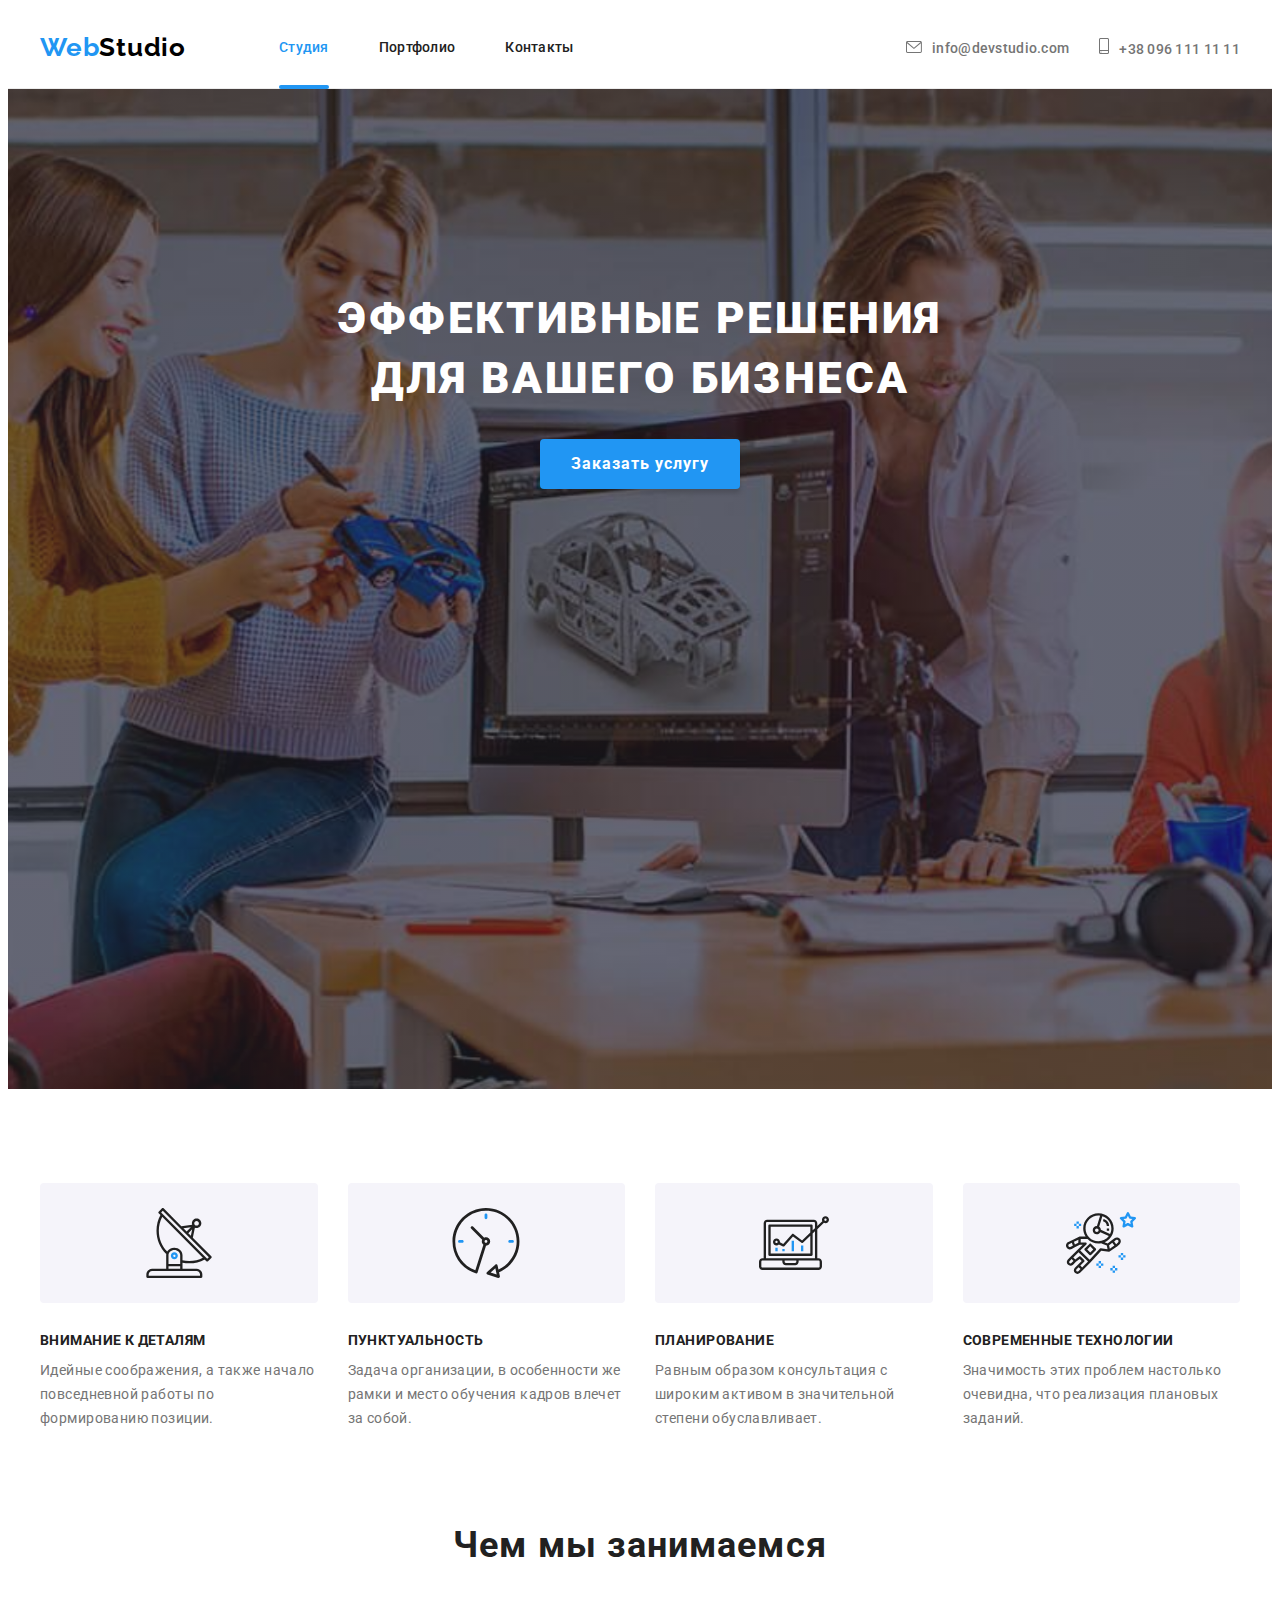
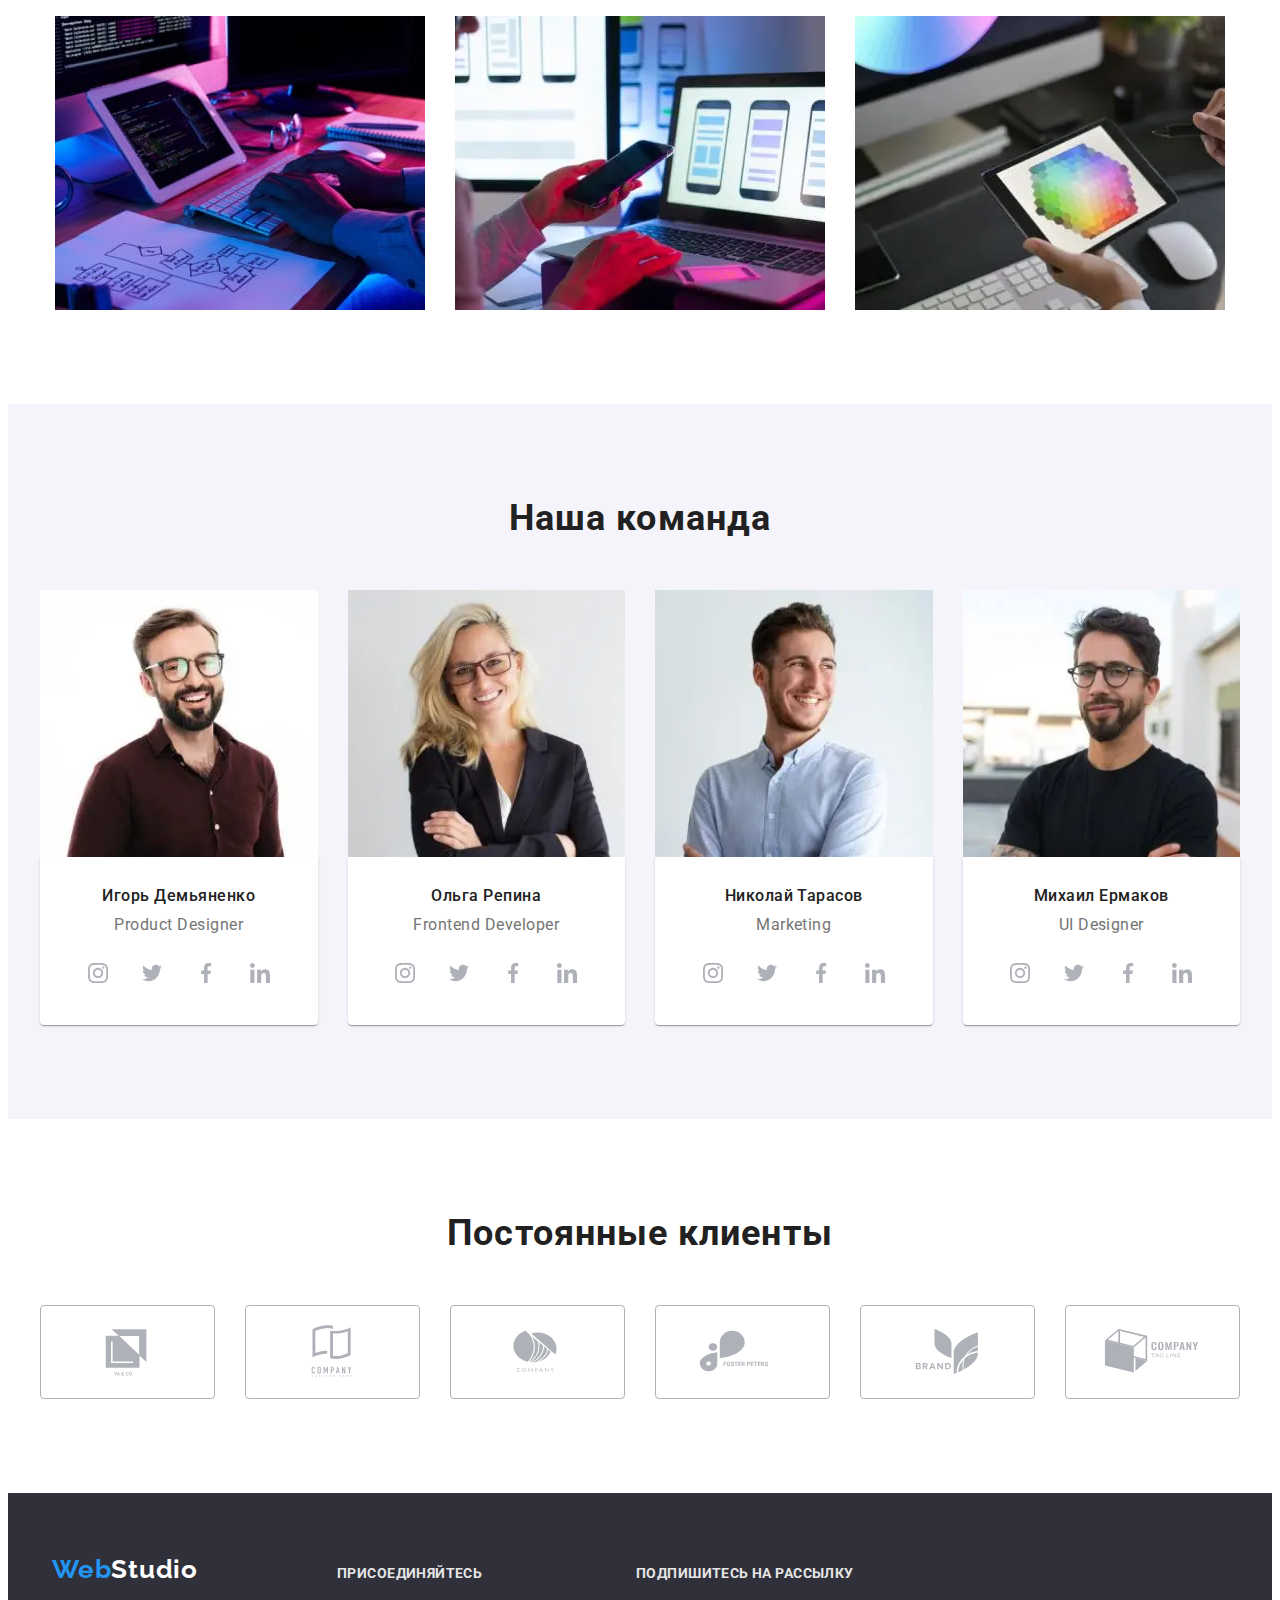
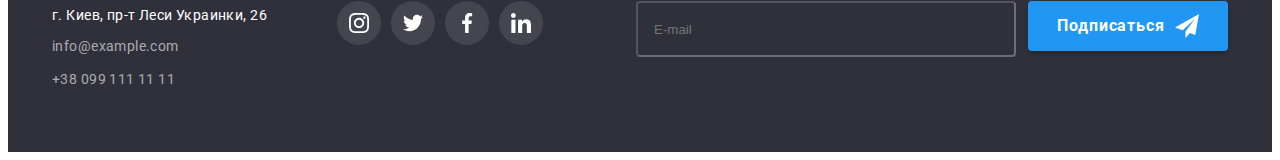
<file: index.html>
<!DOCTYPE html>
<html lang="ru">
<head>
    <meta charset="UTF-8">
    <meta http-equiv="X-UA-Compatible" content="IE=edge">
    <meta name="viewport" content="width=device-width, initial-scale=1.0">
    <title>Document</title>
    <link rel="stylesheet" href="https://cdnjs.cloudflare.com/ajax/libs/modern-normalize/1.1.0/modern-normalize.min.css" integrity="sha512-wpPYUAdjBVSE4KJnH1VR1HeZfpl1ub8YT/NKx4PuQ5NmX2tKuGu6U/JRp5y+Y8XG2tV+wKQpNHVUX03MfMFn9Q==" crossorigin="anonymous" referrerpolicy="no-referrer" />
    <link rel="preconnect" href="https://fonts.googleapis.com">
    <link rel="preconnect" href="https://fonts.gstatic.com" crossorigin>
    <link href="https://fonts.googleapis.com/css2?family=Raleway:wght@700&family=Roboto:wght@400;500;700;900&display=swap"
        rel="stylesheet">
    <link rel="stylesheet" href="./css/main.min.css" /> 
</head>
<body>
    <header class="header">
        <div class="container header__container">
            <nav class="header__navigation">
                <a class="link logo header__logo" href=""><span class="header__web">Web</span>Studio</a>
        
                <ul class="list header-list header__menu"> 
                    <li class="header__item"><a class="link header__link current" href="./index.html">Студия</a></li>
                    <li class="header__item"><a class="link header__link" href="./portfolio.html">Портфолио</a></li>
                    <li class="header__item"><a class="link header__link" href="">Контакты</a></li>
                </ul>    
            </nav>
            
            <div class="header__contacts">
            <ul class="list header-list">
                <li class="header-list__contacts">
                    <a class="link header__mail contacts" href="mailto:info@devstudio.com"> 
                        <svg class="header__icons" width="16" height="12">
                            <use href="images/icons.svg#icon-email"></use>
                        </svg>info@devstudio.com
                    </a>
                </li>
                <li>
                    <a class="link header__tel contacts" href="tel:+380961111111">   
                        <svg class="header__icons" width="10" height="16">
                            <use href="images/icons.svg#icon-number"></use>
                        </svg>+38 096 111 11 11
                    </a>
                </li> 
            </ul>
            </div>
            
            <button type="button" class="menu-open-btn" data-menu-open>
                <svg class="menu-open-btn__icon"width="40" height="40">
                    <use href="images/icons.svg#icon-menuburger"></use>
                </svg>
            </button>
        </div>
        <div class="mobile-menu is-hidden" data-menu>
            <div class="mobile-menu__container container">
                <div class="mobile-menu__container-menu">
                <button type="button" class="menu-close-btn" data-menu-close>
                    <svg class="menu-close-btn__icon" width="40" height="40">
                        <use href="images/icons.svg#icon-closex"></use>
                    </svg>
                </button>
                <ul class="mobile-menu__list list">
                    <li class="mobile-menu__item">
                        <a class="link mobile-menu__link mobile-menu__link--active" href="./index.html">Студия</a>
                    </li>
                    <li class="mobile-menu__item">
                        <a class="link mobile-menu__link" href="./portfolio.html">Портфолио</a>
                    </li>
                    <li class="mobile-menu__item">
                        <a class="link mobile-menu__link" href="">Контакты</a>
                    </li>
                </ul>
                </div>

                <div class="mobile-menu__container-contacts">
                <ul class="list mobile-menu__contacts">
                     <li>
                        <a class="link mobile-menu__tel" href="tel:+380961111111">+38 096 111 11 11
                        </a>
                    </li>
                    <li>
                        <a class="link mobile-menu__mail" href="mailto:info@devstudio.com">info@devstudio.com
                        </a>
                    </li>   
                </ul>
                </div>
                <div class="mobile-menu__container-socials">
                <ul class="mobile-menu__socials social-menu list">
                    <li class="social-menu__item">
                        <a class="social-menu__link link" href="#" target="_blank" rel="noopener noreferrer">Instagram</a>
                    </li>
                    <li class="social-menu__item">
                        <a class="social-menu__link link" href="#" target="_blank" rel="noopener noreferrer">Twitter</a>
                    </li>
                    <li class="social-menu__item">
                        <a class="social-menu__link link" href="#" target="_blank" rel="noopener noreferrer">Facebook</a>
                    </li>
                    <li class="social-menu__item">
                        <a class="social-menu__link link" href="#" target="_blank" rel="noopener noreferrer">LinkedIn</a>
                    </li>
                </ul>
                </div>
            </div>
            
        </div>
    </header> 
    
    <main>
        <section class="hero hero__overlay">
            <div class="container">    
                <h1 class="hero__title">ЭФФЕКТИВНЫЕ РЕШЕНИЯ<br>ДЛЯ ВАШЕГО БИЗНЕСА</h1>
                <button type="button" class="hero__btn" data-modal-open>Заказать услугу</button>
            </div>
        </section> 

        <section class="pre-about">
            <div class="container">
                <ul class="list pre-about__list"> 
                    <li class="pre-about__item">
                        <div class="pre-about__thumbs">
                            <svg width="70" height="70">
                                <use href="images/icons.svg#icon-antenna"></use>
                            </svg>
                        </div>                            
                        <h3 class="pre-about__title">Внимание к деталям</h2>
                        <p class="pre-about__text">Идейные соображения, а также начало повседневной работы по формированию позиции.</p>                   
                    </li>
                    <li class="pre-about__item">
                        <div class="pre-about__thumbs">
                            <svg width="70" height="70">
                                <use href="images/icons.svg#icon-clock"></use>
                            </svg>                           
                        </div>
                        <h3 class="pre-about__title">Пунктуальность</h2>
                        <p class="pre-about__text">Задача организации, в особенности же рамки и место обучения кадров влечет за собой.</p>
                    </li>  
                    <li class="pre-about__item">
                        <div class="pre-about__thumbs">
                            <svg width="70" height="70">
                                <use href="images/icons.svg#icon-diagram"></use>
                            </svg>                            
                        </div>
                        <h3 class="pre-about__title">Планирование</h2>
                        <p class="pre-about__text">Равным образом консультация с широким активом в значительной степени обуславливает.</p>   
                    </li>
                    <li class="pre-about__item">
                        <div class="pre-about__thumbs">
                            <svg width="70" height="70">
                                <use href="images/icons.svg#icon-astronaut"></use>
                            </svg>                            
                        </div>
                        <h3 class="pre-about__title">Современные технологии</h2>
                        <p class="pre-about__text">Значимость этих проблем настолько очевидна, что реализация плановых заданий.</p>
                    </li>
                </ul>
            </div>
        </section> 
        
        <section class="about">
            <div class="container">
                <h2 class="title">Чем мы занимаемся</h2>
                <ul class="list about-list">
                    <li class="about-list__item">
                        <picute>
                            <source srcset="./images/work/work-1.webp 1x, ./images/work/work-1@2x.webp 2x" 
                            media="(min-width: 1200px)"
                            type="image/webp" />
                            <source srcset="./images/work/work-1.jpg 1x, ./images/work/work-1@2x.jpg 2x" 
                            media="(min-width: 1200px)" 
                            type="image/jpeg" />
                            <img src="./images/img1.jpg" alt="разработчик пишет код" width="370" height="294" />
                        </picture>
                    </li>
                    <li class="about-list__item">
                        <picture>
                            <source srcset="./images/work/work-2.webp 1x, ./images/work/work-2@2x.webp 2x" 
                            media="(min-width: 1200px)"
                            type="image/webp" />
                            <source srcset="../images/work/work-2.jpg 1x, ../images/work/work-2@2x.jpg 2x" 
                            media="(min-width: 1200px)" 
                            type="image/jpeg" />
                            <img src="./images/img2.jpg" alt="дизайн мобильных приложений" width="370" height="294" />
                        </picture> 
                    </li>
                    <li class="about-list__item">
                        <picture>
                            <source srcset="./images/work/work-3.webp 1x, ./images/work/work-3@2x.webp 2x" 
                            media="(min-width: 1200px)"
                            type="image/webp" />
                            <source srcset="./images/work/work-3.jpg 1x, ./images/work/work-3@2x.jpg 2x" 
                            media="(min-width: 1200px)" 
                            type="image/jpeg" />
                            <img src="./images/img3.jpg" alt="цветовой круг на экране планшета" width="370" height="294" />
                        </picture>
                    </li>
                </ul>
            </div>
        </section> 
        
        <section class="team">
            <div class="container">
                <h2 class="title">Наша команда</h2>
                <ul class="list team-list">
                    
                    <li class="team-list__item">
                        <picture>
                            <source 
                            srcset="./images/team/team-1-desktop.webp 1x, ./images/team/team-1-desktop@2x.webp 2x"
                            media="(min-width: 1200px)" 
                            type="image/webp" 
                            />
                            <source 
                            srcset="./images/team/team-1-desktop.jpg 1x, ./images/team/team-1-desktop@2x.jpg 2x"
                            media="(min-width: 1200px)" 
                            type="image/jpeg" />
                            <source 
                            srcset="./images/team/team-1-tablet.webp 1x, ./images/team/team-1-tablet@2x.webp 2x" 
                            media="(min-width: 768px)" 
                            type="image/webp" 
                            />
                            <source srcset="./images/team/team-1-tablet.jpg 1x, ./images/team/team-1-tablet@2x.jpg 2x"
                            media="(min-width: 768px)" 
                            type="image/jpeg" />
                            <source 
                            srcset="./images/team/team-1-mobile.webp 1x, ./images/team/team-1-mobile@2x.webp 2x" 
                            media="(max-width: 767px)" 
                            type="image/webp" 
                            />
                            <source 
                            srcset="./images/team/team-1-mobile.jpg 1x, ./images/team/team-1-mobile@2x.jpg 2x"
                            media="(max-width: 767px)" 
                            type="image/jpeg" />
                            <img src="#" alt="Игорь Демьяненко"> 
                        </picture>

                        
                        <div class="team__content">
                            <h3 class="team__names">Игорь Демьяненко</h3>                       
                            <p class="team__job">Product Designer</p>
                            <ul class="team-social__links team-social list">
                                <li class="team-social__item">
                                    <a href="" class="team-social-link__item">
                                        <svg class="social-link__icon" width="20" height="20">
                                            <use href="images/icons.svg#icon-instagram"></use>
                                        </svg>
                                    </a>
                                </li>
                                <li class="team-social__item">
                                   <a href="" class="team-social-link__item">
                                        <svg class="social-link__icon" width="20" height="20">
                                            <use href="images/icons.svg#icon-twitter"></use>
                                        </svg>
                                   </a>
                                </li>
                                <li class="team-social__item">
                                    <a href="" class="team-social-link__item">
                                        <svg class="social-link__icon" width="20" height="20">
                                            <use href="images/icons.svg#icon-facebook"></use>
                                        </svg>
                                    </a>
                                </li>
                                <li class="team-social__item">
                                    <a href="" class="team-social-link__item">
                                        <svg class="social-link__icon" width="20" height="20">
                                            <use href="images/icons.svg#icon-linkedin"></use>
                                        </svg>
                                    </a>
                                </li>
                            </ul>
                        </div>
                    </li>

                    <li class="team-list__item">
                        <picture>
                            <source 
                            srcset="./images/team/team-2-desktop.webp 1x, ./images/team/team-2-desktop@2x.webp 2x" 
                            media="(min-width: 1200px)" 
                            type="image/webp" 
                            />
                            <source 
                            srcset="./images/team/team-2-desktop.jpg 1x, ./images/team/team-2-desktop@2x.jpg 2x" 
                            media="(min-width: 1200px)" 
                            type="image/jpeg"
                            />
                            <source 
                            srcset="./images/team/team-2-tablet.webp 1x, ./images/team/team-2-tablet@2x.webp 2x" 
                            media="(min-width: 768px)" 
                            type="image/webp" 
                            />
                            <source 
                            srcset="./images/team/team-2-tablet.jpg 1x, ./images/team/team-2-tablet@2x.jpg 2x"
                            media="(min-width: 768px)" 
                            type="image/jpeg" />
                            <source 
                            srcset="./images/team/team-2-mobile.webp 1x, ./images/team/team-2-mobile@2x.webp 2x" 
                            media="(max-width: 767px)" type="image/webp" 
                            />
                            <source 
                            srcset="./images/team/team-2-mobile.jpg 1x, ./images/team/team-2-mobile@2x.jpg 2x"
                            media="(max-width: 767px)" />
                            <img src="#" alt="Ольга Репина" />
                        </picture>
                        <div class="team__content">
                            <h3 class="team__names">Ольга Репина</h3>
                            <p class="team__job">Frontend Developer</p>
                            <ul class="team-social__links team-social list">
                                <li class="team-social__item">
                                    <a href="" class="team-social-link__item">
                                        <svg class="social-link__icon" width="20" height="20">
                                            <use href="images/icons.svg#icon-instagram"></use>
                                        </svg>
                                    </a>
                                </li>
                                <li class="team-social__item">
                                    <a href="" class="team-social-link__item">
                                        <svg class="social-link__icon" width="20" height="20">
                                            <use href="images/icons.svg#icon-twitter"></use>
                                        </svg>
                                    </a>
                                </li>
                                <li class="team-social__item">
                                    <a href="" class="team-social-link__item">
                                        <svg class="social-link__icon" width="20" height="20">
                                            <use href="images/icons.svg#icon-facebook"></use>
                                        </svg>
                                    </a>
                                </li>
                                <li class="team-social__item">
                                    <a href="" class="team-social-link__item">
                                        <svg class="social-link__icon" width="20" height="20">
                                            <use href="images/icons.svg#icon-linkedin"></use>
                                        </svg>
                                    </a>
                                </li>
                            </ul>
                        </div>    
                    </li>
                    
                    <li class="team-list__item">
                        <picture>
                            <source 
                            srcset="./images/team/team-3-desktop.webp 1x, ./images/team/team-3-desktop@2x.webp 2x" 
                            media="(min-width: 1200px)" 
                            type="image/webp" 
                            />
                            <source 
                            srcset="./images/team/team-3-desktop.jpg 1x, ./images/team/team-3-desktop@2x.jpg 2x" 
                            media="(min-width: 1200px)" 
                            type="image/jpeg" />
                            <source 
                            srcset="./images/team/team-3-tablet.webp 1x, ./images/team/team-3-tablet@2x.webp 2x" 
                            media="(min-width: 768px)" 
                            type="image/webp" 
                            />
                            <source 
                            srcset="./images/team/team-3-tablet.jpg 1x, ./images/team/team-3-tablet@2x.jpg 2x"
                            media="(min-width: 768px)" 
                            type="image/jpeg" />
                            <source 
                            srcset="./images/team/team-3-mobile.webp 1x, ./images/team/team-3-mobile@2x.webp 2x" 
                            media="(max-width: 767px)" 
                            type="image/webp" 
                            />
                            <source 
                            srcset="./images/team/team-3-mobile.jpg 1x, ./images/team/team-3-mobile@2x.jpg 2x"
                            media="(max-width: 767px)" 
                            type="image/jpeg" />
                            <img src="./images/nikolay.jpg" alt="Николай Тарасов" />
                        </picture>
                        <div class="team__content">
                            <h3 class="team__names">Николай Тарасов</h3>
                            <p class="team__job">Marketing</p>
                            <ul class="team-social__links team-social list">
                                <li class="team-social__item">
                                    <a href="" class="team-social-link__item">
                                        <svg class="social-link__icon" width="20" height="20">
                                            <use href="images/icons.svg#icon-instagram"></use>
                                        </svg>
                                    </a>
                                </li>
                                <li class="team-social__item">
                                    <a href="" class="team-social-link__item">
                                        <svg class="social-link__icon" width="20" height="20">
                                            <use href="images/icons.svg#icon-twitter"></use>
                                        </svg>
                                    </a>
                                </li>
                                <li class="team-social__item">
                                    <a href="" class="team-social-link__item">
                                        <svg class="social-link__icon" width="20" height="20">
                                            <use href="images/icons.svg#icon-facebook"></use>
                                        </svg>
                                    </a>
                                </li>
                                <li class="team-social__item">
                                    <a href="" class="team-social-link__item">
                                        <svg class="social-link__icon" width="20" height="20">
                                            <use href="images/icons.svg#icon-linkedin"></use>
                                        </svg>
                                    </a>
                                </li>
                            </ul>
                        </div>
                    </li>
                    
                    <li class="team-list__item">
                        <picture>
                            <source 
                            srcset="./images/team/team-4-desktop.webp 1x, ./images/team/team-4-desktop@2x.webp 2x" 
                            media="(min-width: 1200px)" 
                            type="image/webp" 
                            />
                            <source 
                            srcset="./images/team/team-4-desktop.jpg 1x, ./images/team/team-4-desktop@2x.jpg 2x" 
                            media="(min-width: 1200px)" 
                            type="image/jpeg" />
                            <source 
                            srcset="./images/team/team-4-tablet.webp 1x, ./images/team/team-4-tablet@2x.webp 2x" 
                            media="(min-width: 768px)" 
                            type="image/webp" 
                            />                                
                            <source 
                            srcset="./images/team/team-4-tablet.jpg 1x, ./images/team/team-4-tablet@2x.jpg 2x"
                            media="(min-width: 768px)" 
                            type="image/jpeg" />
                            <source 
                            srcset="./images/team/team-4-mobile.webp 1x, ./images/team/team-4-mobile@2x.webp 2x" 
                            media="(max-width: 767px)" 
                            type="image/webp" 
                            />
                            <source 
                            srcset="./images/team/team-4-mobile.jpg 1x, ./images/team/team-4-mobile@2x.jpg 2x"
                            media="(max-width: 767px)" />
                            <img src="./images/mihail.jpg" alt="Михаил Ермаков" 
                            type="image/jpeg" />
                            </picture>
                        <div class="team__content">
                        <h3 class="team__names">Михаил Ермаков</h3>
                        <p class="team__job">UI Designer</p>
                        <ul class="team-social__links team-social list">
                            <li class="team-social__item">
                                <a href="" class="team-social-link__item">
                                    <svg class="social-link__icon" width="20" height="20">
                                        <use href="images/icons.svg#icon-instagram"></use>
                                    </svg>
                                </a>
                            </li>
                            <li class="team-social__item">
                                <a href="" class="team-social-link__item">
                                    <svg class="social-link__icon" width="20" height="20">
                                        <use href="images/icons.svg#icon-twitter"></use>
                                    </svg>
                                </a>
                            </li>
                            <li class="team-social__item">
                                <a href="" class="team-social-link__item">
                                    <svg class="social-link__icon" width="20" height="20">
                                        <use href="images/icons.svg#icon-facebook"></use>
                                    </svg>
                                </a>
                            </li>
                            <li class="team-social__item">
                                <a href="" class="team-social-link__item">
                                    <svg class="social-link__icon" width="20" height="20">
                                        <use href="images/icons.svg#icon-linkedin"></use>
                                    </svg>
                                </a>
                            </li>
                        </ul>
                        </div>
                    </li>
                </ul>
            </div>
        </section>

        <section class="clients">
            <div class="container">
                <h2 class="title">Постоянные клиенты</h2>
                <ul class="list clients-list">
                    <li class="clients-list__item">
                        <a href="" class="client-list__link">
                            <svg class="client-list__icon" width="106" height="60">
                                <use href="images/icons.svg#icon-logo1"></use>
                            </svg>
                        </a>
                    </li>  
                    <li class="clients-list__item">
                        <a href="" class="client-list__link">
                            <svg class="client-list__icon" width="106" height="60">
                                <use href="images/icons.svg#icon-logo2"></use>
                            </svg>
                        </a> 
                    </li>
                    <li class="clients-list__item">
                        <a href="" class="client-list__link">
                            <svg class="client-list__icon" width="106" height="60">
                                <use href="images/icons.svg#icon-logo3"></use>
                            </svg>
                        </a>
                    </li>
                    <li class="clients-list__item">
                        <a href="" class="client-list__link">
                            <svg class="client-list__icon" width="106" height="60">
                                <use href="images/icons.svg#icon-logo4"></use>
                            </svg>
                        </a>
                    </li> 
                    <li class="clients-list__item">
                        <a href="" class="client-list__link">
                            <svg class="client-list__icon" width="106" height="60">
                                <use href="images/icons.svg#icon-logo5"></use>
                            </svg>
                        </a>
                    </li>
                    <li class="clients-list__item">
                        <a href="" class="client-list__link">
                            <svg class="client-list__icon" width="106" height="60">
                                <use href="images/icons.svg#icon-logo6"></use>
                            </svg>
                        </a>
                    </li>
                </ul>
            </div>
        </section> 

    </main>

    <footer class="footer">
        <div class="container footer__container">
            <div class="footer__contacts">
                <a class="link footer__logo" href=""><span class="footer__web">Web</span>Studio</a>

                <address class="footer__address">г. Киев, пр-т Леси Украинки, 26</address>
                    
                <address>
                    <a class="link footer__mail" href="mailto:info@example.com">info@example.com</a><br>
                    <a class="link footer__tel" href="tel:+380991111111">+38 099 111 11 11</a>
                </address>

            </div>

            <div class="footer__socials">
                <h3 class="footer__links-title">ПРИСОЕДИНЯЙТЕСЬ</h3>
                <ul class="footer-social footer-social__links list">
                    <li class="footer-social__item">
                        <a href="" class="footer-social__link">
                            <svg class="footer-social__icon" width="20" height="20">
                                <use href="images/icons.svg#icon-instagram"></use>
                            </svg>
                        </a>
                    </li>
                    <li class="footer-social__item">
                        <a href="" class="footer-social__link">
                            <svg class="footer-social__icon" width="20" height="20">
                                <use href="images/icons.svg#icon-twitter"></use>
                            </svg>
                        </a>
                    </li>
                    <li class="footer-social__item">
                        <a href="" class="footer-social__link">
                            <svg class="footer-social__icon" width="20" height="20">
                                <use href="images/icons.svg#icon-facebook"></use>
                            </svg>
                        </a>
                    </li>
                        <li class="footer-social__item">
                        <a href="" class="footer-social__link">
                            <svg class="footer-social__icon" width="20" height="20">
                                <use href="images/icons.svg#icon-linkedin"></use>
                            </svg>
                        </a>
                    </li>                    
                </ul>
    
            </div>

            <div class="footer__subscribe">
                <h3 class="footer__links-title">ПОДПИШИТЕСЬ НА РАССЫЛКУ</h3>
                <form name="signup-form" autocomplete="on" novalidate class="signup-form">
                    <label>
                        <input type="email" name="email" placeholder="E-mail" class="email__input" />
                    </label>
    
                    <div class="subscribe__btn">
                        <button type="submit" class="submit__btn">Подписаться
                            <svg class="footer-social__icon icon__send" width="24" height="24">
                            <use href="images/icons.svg#icon-icon-send"></use>
                        </svg></button>
                    </div>
                </form>    
            </div> 

        </div>

    </footer> 

    <div class="backdrop is-hidden" data-modal>
        <div class="modal">
            <button type="button" class="modal__close" data-modal-close>
                <svg class="modal__close-icon" width="30" height="30">
                    <use href="images/icons.svg#icon-close-black-modal"></use>
                </svg> 
            </button> 
            
            <p class="modal__title">Оставьте свои данные, мы вам перезвоним</p>
            
            <form action="#" class="modal__form modal-input">
                <div class="modal-input__container">
                    <label class="modal-input__text">
                    Имя
                    <span class="modal-input__wrap"> 
                    <input type="text" name="username" class="modal-input__form-input" />
                        <svg class="modal-input__icon" width="18" height="18">
                            <use href="images/icons.svg#icon-person-black"></use>
                        </svg>
                    </span>
                </label> 
                </div>

                <div class="modal-input__container">     
                    <label class="modal-input__text">
                    Телефон
                    <span class="modal-input__wrap">
                    <input type="tel" name="tel" class="modal-input__form-input" />
                        <svg class="modal-input__icon" width="18" height="18">
                            <use href="images/icons.svg#icon-phone-black"></use>
                        </svg>
                    </span>
                    </label>
                </div>

                <div class="modal-input__container">
                    <label class="modal-input__text">
                    Почта
                    <span class="modal-input__wrap">
                    <input type="email" name="email" class="modal-input__form-input" />
                        <svg class="modal-input__icon" width="18" height="18">
                            <use href="images/icons.svg#icon-email-black"></use>
                        </svg>
                    </span>
                    </label>
                </div>

                <div class="modal-input__textarea-container">
                    <label class="modal-input__text">
                    Комментарий
                    <textarea name="feedback" placeholder="Введите текст" class="modal-input__textarea"></textarea>
                    </label>  
                </div>

                <div class="modal__confirmation-container policy">
                    <input 
                    type="checkbox" 
                    class="policy__checkbox" name="conditions" id="conditions">
                    <label for="conditions" class="policy__agreement">
                        <span>
                            <svg class="policy__icon" width="15" height="16">
                                <use href="images/icons.svg#icon-vectorgalochka"></use>
                            </svg>
                        </span>
                    Соглашаюсь с рассылкой и принимаю<a class="policy__agreement-link" href="">Условия договора</a></label>
                </div>
 
                <div class="modal__btn">
                    <button type="submit" class="modal__submit-btn">Отправить</button>
                </div>
                
            </form>
        </div>
        <script src="./js/modal.js"></script>
        <script src="./js/mobile-menu.js"></script>
        

    </div>


</body>
</html>
</file>
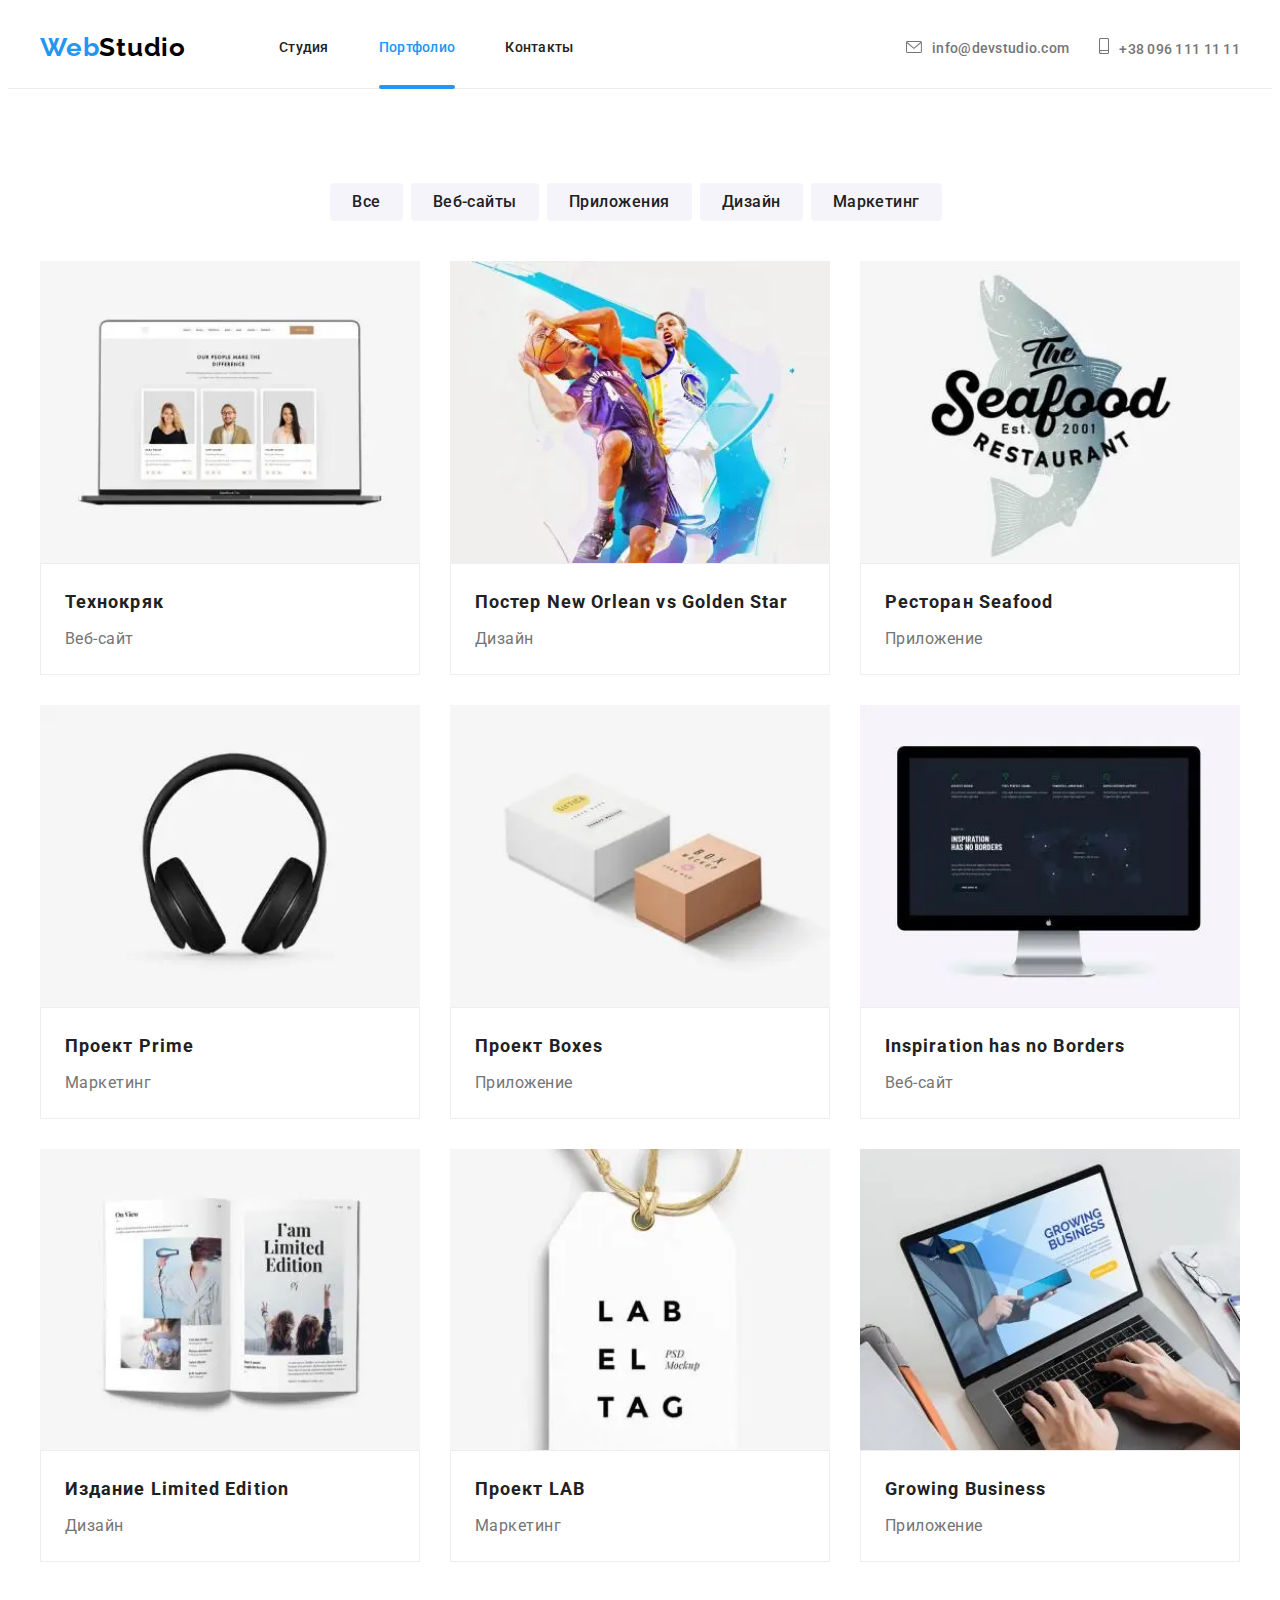
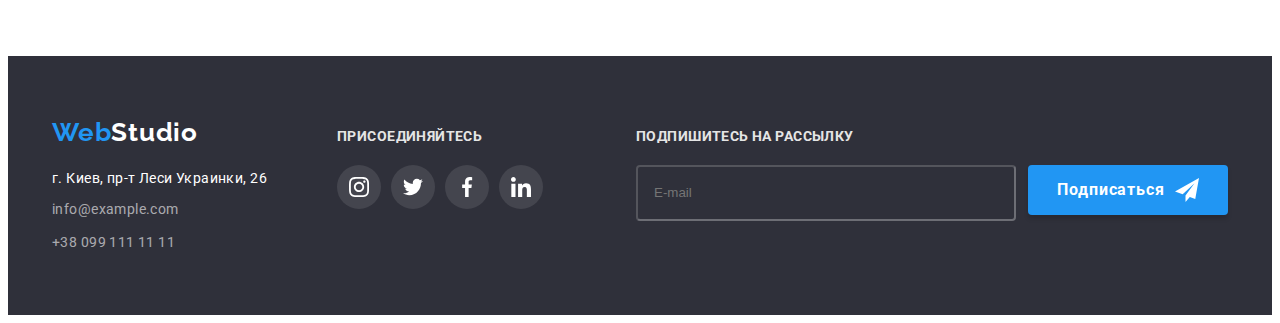
<file: portfolio.html>
<!DOCTYPE html>
<html lang="ru">
  <head>
    <meta charset="UTF-8" />
    <meta http-equiv="X-UA-Compatible" content="IE=edge" />
    <meta name="viewport" content="width=device-width, initial-scale=1.0" />
    <title>Document</title>
    <link
      rel="stylesheet"
      href="https://cdnjs.cloudflare.com/ajax/libs/modern-normalize/1.1.0/modern-normalize.min.css"
      integrity="sha512-wpPYUAdjBVSE4KJnH1VR1HeZfpl1ub8YT/NKx4PuQ5NmX2tKuGu6U/JRp5y+Y8XG2tV+wKQpNHVUX03MfMFn9Q=="
      crossorigin="anonymous"
      referrerpolicy="no-referrer"
    />
    <link rel="preconnect" href="https://fonts.googleapis.com" />
    <link rel="preconnect" href="https://fonts.gstatic.com" crossorigin />
    <link
      href="https://fonts.googleapis.com/css2?family=Raleway:wght@700&family=Roboto:wght@400;500;700;900&display=swap"
      rel="stylesheet"
    />
    <link rel="stylesheet" href="./css/main.min.css" />
  </head>

  <body>
    <header class="header">
      <div class="container header__container">
        <nav class="header__navigation">
          <a class="link logo header__logo" href=""><span class="header__web">Web</span>Studio</a>
    
          <ul class="list header-list header__menu">
            <li class="header__item"><a class="link header__link" href="./index.html">Студия</a></li>
            <li class="header__item"><a class="link header__link current" href="./portfolio.html">Портфолио</a></li>
            <li class="header__item"><a class="link header__link" href="">Контакты</a></li>
          </ul>
        </nav>
    
        <div class="header__contacts">
          <ul class="list header-list">
            <li class="header-list__contacts">
              <a class="link header__mail contacts" href="mailto:info@devstudio.com">
                <svg class="header__icons" width="16" height="12">
                  <use href="images/icons.svg#icon-email"></use>
                </svg>info@devstudio.com
              </a>
            </li>
            <li>
              <a class="link header__tel contacts" href="tel:+380961111111">
                <svg class="header__icons" width="10" height="16">
                  <use href="images/icons.svg#icon-number"></use>
                </svg>+38 096 111 11 11
              </a>
            </li>
          </ul>
        </div>
    
        <button type="button" class="menu-open-btn" data-menu-open>
          <svg class="menu-open-btn__icon" width="40" height="40">
            <use href="images/icons.svg#icon-menuburger"></use>
          </svg>
        </button>
      </div>
      <div class="mobile-menu is-hidden" data-menu>
        <div class="mobile-menu__container container">
          <div class="mobile-menu__container-menu">
            <button type="button" class="menu-close-btn" data-menu-close>
              <svg class="menu-close-btn__icon" width="40" height="40">
                <use href="images/icons.svg#icon-closex"></use>
              </svg>
            </button>
            <ul class="mobile-menu__list list">
              <li class="mobile-menu__item">
                <a class="link mobile-menu__link mobile-menu__current" href="./index.html">Студия</a>
              </li>
              <li class="mobile-menu__item">
                <a class="link mobile-menu__link mobile-menu__link--active" href="./portfolio.html">Портфолио</a>
              </li>
              <li class="mobile-menu__item">
                <a class="link mobile-menu__link" href="">Контакты</a>
              </li>
            </ul>
          </div>
    
          <div class="mobile-menu__container-contacts">
            <ul class="list mobile-menu__contacts">
              <li>
                <a class="link mobile-menu__tel" href="tel:+380961111111">+38 096 111 11 11
                </a>
              </li>
              <li>
                <a class="link mobile-menu__mail" href="mailto:info@devstudio.com">info@devstudio.com
                </a>
              </li>
            </ul>
          </div>
          <div class="mobile-menu__container-socials">
            <ul class="mobile-menu__socials social-menu list">
              <li class="social-menu__item">
                <a class="social-menu__link link" href="#" target="_blank" rel="noopener noreferrer">Instagram</a>
              </li>
              <li class="social-menu__item">
                <a class="social-menu__link link" href="#" target="_blank" rel="noopener noreferrer">Twitter</a>
              </li>
              <li class="social-menu__item">
                <a class="social-menu__link link" href="#" target="_blank" rel="noopener noreferrer">Facebook</a>
              </li>
              <li class="social-menu__item">
                <a class="social-menu__link link" href="#" target="_blank" rel="noopener noreferrer">LinkedIn</a>
              </li>
            </ul>
          </div>
        </div>
    
      </div>
    </header>

    <main>
      <section class="main-section">  
        <div class="container main-section__btn-container"> 
          <ul class="list portfolio">
            <li class= "portfolio__list">
              <button type="button" class="portfolio__btn">Все</button>
            </li>
            <li class= "portfolio__list">
              <button type="button" class="portfolio__btn">Веб-сайты</button>
            </li>
            <li class= "portfolio__list">
              <button type="button" class="portfolio__btn">Приложения</button>
            </li>
            <li class= "portfolio__list">
              <button type="button" class="portfolio__btn">Дизайн</button>
            </li>
            <li class= "portfolio__list">
                <button type="button" class="portfolio__btn">Маркетинг</button>
            </li>
          </ul>
        </div>   
      
        <div class="container options">  
          <ul class="list options__list">
            <li class="options__item">
              <div class="options__img-thumb">
                <picture>
                  <source srcset="
                    ./images/portfolio/portfolio-1-desktop.webp    1x,
                    ./images/portfolio/portfolio-1-desktop@2x.webp 2x
                    " type="image/webp" media="(min-width: 1200px)" />
                  <source srcset="
                    ./images/portfolio/portfolio-1-desktop.jpg    1x,
                    ./images/portfolio/portfolio-1-desktop@2x.jpg 2x
                    "  type="image/jpeg" media="(min-width: 1200px)" />
                  <source srcset="
                    ./images/portfolio/portfolio-1-tablet.webp    1x,
                    ./images/portfolio/portfolio-1-tablet@2x.webp 2x
                    " type="image/webp" media="(min-width: 768px)" />
                  <source srcset="
                    ./images/portfolio/portfolio-1-tablet.jpg    1x,
                    ./images/portfolio/portfolio-1-tablet@2x.jpg 2x
                    " type="image/jpeg" media="(min-width: 768px)" />
                  <source srcset="
                    ./images/portfolio/portfolio-1-mobile.webp    1x,
                    ./images/portfolio/portfolio-1-mobile@2x.webp 2x
                    " type="image/webp" media="(max-width: 767px)" />
                  <source srcset="
                    ./images/portfolio/portfolio-1-mobile.jpg    1x,
                    ./images/portfolio/portfolio-1-mobile@2x.jpg 2x
                    " type="image/jpeg" media="(max-width: 767px)" />
                  <img src="./images/img2(1).jpg" alt="Веб-сайт" />
                </picture>
                <p class="options__img-text">Технокряк это современная площадка распространения коронавируса. Компании используют эту платформу для цифрового
                шпионажа и атак на защищённые сервера конкурентов.</p>
              </div>
              <div class="options__content">
                <h3 class="options__list-title">Технокряк</h3>
                <p class="options__list-item">Веб-сайт</p>
              </div>
            </li>
            <li class="options__item">
              <div class="options__img-thumb">
                <picture>
                  <source srcset="
                    ./images/portfolio/portfolio-2-desktop.webp    1x,
                    ./images/portfolio/portfolio-2-desktop@2x.webp 2x
                    " type="image/webp" media="(min-width: 1200px)" />
                  <source srcset="
                    ./images/portfolio/portfolio-2-desktop.jpg    1x,
                    ./images/portfolio/portfolio-2-desktop@2x.jpg 2x
                    " type="image/jpeg" media="(min-width: 1200px)" />                
                  <source srcset="
                    ./images/portfolio/portfolio-2-tablet.webp    1x,
                    ./images/portfolio/portfolio-2-tablet@2x.webp 2x
                    " type="image/webp" media="(min-width: 768px)" />
                  <source srcset="
                    ./images/portfolio/portfolio-2-tablet.jpg    1x,
                    ./images/portfolio/portfolio-2-tablet@2x.jpg 2x
                    " type="image/jpeg" media="(min-width: 768px)" />                
                  <source srcset="
                    ./images/portfolio/portfolio-2-mobile.webp    1x,
                    ./images/portfolio/portfolio-2-mobile@2x.webp 2x
                    " type="image/webp" media="(max-width: 767px)" />
                  <source srcset="
                    ./images/portfolio/portfolio-2-mobile.jpg    1x,
                    ./images/portfolio/portfolio-2-mobile@2x.jpg 2x
                    " type="image/jpeg" media="(max-width: 767px)" />                
                  <img src="./images/img2(2).jpg" alt="Постер New Orlean vs Golden Star" />
                </picture>
                
              </div>
              <div class="options__content">
                <h3 class="options__list-title options__list-title-nowrap">Постер New Orlean vs Golden Star</h3>
                <p class="options__list-item">Дизайн</p>
              </div>
            </li>
            <li class="options__item">
              <div class="options__img-thumb">
                <picture>
                  <source srcset="
                    ./images/portfolio/portfolio-3-desktop.webp    1x,
                    ./images/portfolio/portfolio-3-desktop@2x.webp 2x
                    " type="image/webp" media="(min-width: 1200px)" />
                  <source srcset="
                    ./images/portfolio/portfolio-3-desktop.jpg    1x,
                    ./images/portfolio/portfolio-3-desktop@2x.jpg 2x
                    " type="image/jpeg" media="(min-width: 1200px)" />                
                  <source srcset="
                    ./images/portfolio/portfolio-3-tablet.webp    1x,
                    ./images/portfolio/portfolio-3-tablet@2x.webp 2x
                    " type="image/webp" media="(min-width: 768px)" />
                  <source srcset="
                    ./images/portfolio/portfolio-3-tablet.jpg    1x,
                    ./images/portfolio/portfolio-3-tablet@2x.jpg 2x
                    " type="image/jpeg" media="(min-width: 768px)" />              
                  <source srcset="
                    ./images/portfolio/portfolio-3-mobile.webp    1x,
                    ./images/portfolio/portfolio-3-mobile@2x.webp 2x
                    " type="image/webp" media="(max-width: 767px)" />
                  <source srcset="
                    ./images/portfolio/portfolio-3-mobile.jpg    1x,
                    ./images/portfolio/portfolio-3-mobile@2x.jpg 2x
                    " type="image/jpeg" media="(max-width: 767px)" />               
                  <img src="./images/img2(3).jpg" alt="Ресторан морепродуктов" />
                </picture>
            
              </div>
              <div class="options__content">
                <h3 class="options__list-title">Ресторан Seafood</h3>
                <p class="options__list-item">Приложение</p>
              </div>
            </li>
            <li class="options__item">
              <div class="options__img-thumb">
                <picture>
                  <source srcset="
                    ./images/portfolio/portfolio-4-desktop.webp    1x,
                    ./images/portfolio/portfolio-4-desktop@2x.webp 2x
                    " type="image/webp" media="(min-width: 1200px)" />
                  <source srcset="
                      ./images/portfolio/portfolio-4-desktop.jpg    1x,
                      ./images/portfolio/portfolio-4-desktop@2x.jpg 2x
                      " type="image/jpeg" media="(min-width: 1200px)" />                
                  <source srcset="
                    ./images/portfolio/portfolio-4-tablet.webp    1x,
                    ./images/portfolio/portfolio-4-tablet@2x.webp 2x
                    " type="image/webp" media="(min-width: 768px)" />
                  <source srcset="
                    ./images/portfolio/portfolio-4-tablet.jpg    1x,
                    ./images/portfolio/portfolio-4-tablet@2x.jpg 2x
                    " type="image/jpeg" media="(min-width: 768px)" />                
                  <source srcset="
                    ./images/portfolio/portfolio-4-mobile.webp    1x,
                    ./images/portfolio/portfolio-4-mobile@2x.webp 2x
                    " type="image/webp" media="(max-width: 767px)" />
                  <source srcset="
                    ./images/portfolio/portfolio-4-mobile.jpg    1x,
                    ./images/portfolio/portfolio-4-mobile@2x.jpg 2x
                    " type="image/jpeg" media="(max-width: 767px)" />
                  <img src="./images/img2(4).jpg" alt="Наушники" />
                </picture>
      
              </div>
              <div class="options__content">
                <h3 class="options__list-title">Проект Prime</h3>
                <p class="options__list-item">Маркетинг</p>
              </div>
            </li>
            <li class="options__item">
              <div class="options__img-thumb">
                <picture>
                  <source srcset="
                    ./images/portfolio/portfolio-5-desktop.webp    1x,
                    ./images/portfolio/portfolio-5-desktop@2x.webp 2x
                    " type="image/webp" media="(min-width: 1200px)" />
                  <source srcset="
                    ./images/portfolio/portfolio-5-desktop.jpg    1x,
                    ./images/portfolio/portfolio-5-desktop@2x.jpg 2x
                    " type="image/jpeg" media="(min-width: 1200px)" />                
                  <source srcset="
                    ./images/portfolio/portfolio-5-tablet.webp    1x,
                    ./images/portfolio/portfolio-5-tablet@2x.webp 2x
                    " type="image/webp" media="(min-width: 768px)" />
                  <source srcset="
                    ./images/portfolio/portfolio-5-tablet.jpg    1x,
                    ./images/portfolio/portfolio-5-tablet@2x.jpg 2x
                    " type="image/jpeg" media="(min-width: 768px)" />                
                  <source srcset="
                    ./images/portfolio/portfolio-5-mobile.webp    1x,
                    ./images/portfolio/portfolio-5-mobile@2x.webp 2x
                    " type="image/webp" media="(max-width: 767px)" />
                  <source srcset="
                    ./images/portfolio/portfolio-5-mobile.jpg    1x,
                    ./images/portfolio/portfolio-5-mobile@2x.jpg 2x
                    " type="image/jpeg" media="(max-width: 767px)" />                
                  <img src="./images/img2(5).jpg" alt="Коробки" />
                </picture>
     
              </div>
              <div class="options__content">
                <h3 class="options__list-title">Проект Boxes</h3>
                <p class="options__list-item">Приложение</p>
              </div>
            </li>
            <li class="options__item">
              <div class="options__img-thumb">
                <picture>
                  <source srcset="
                    ./images/portfolio/portfolio-6-desktop.webp    1x,
                    ./images/portfolio/portfolio-6-desktop@2x.webp 2x
                    " type="image/webp" media="(min-width: 1200px)" />
                  <source srcset="
                    ./images/portfolio/portfolio-6-desktop.jpg    1x,
                    ./images/portfolio/portfolio-6-desktop@2x.jpg 2x
                    " type="image/jpeg" media="(min-width: 1200px)" />                
                  <source srcset="
                    ./images/portfolio/portfolio-6-tablet.webp    1x,
                    ./images/portfolio/portfolio-6-tablet@2x.webp 2x
                    " type="image/webp" media="(min-width: 768px)" />
                  <source srcset="
                    ./images/portfolio/portfolio-6-tablet.jpg    1x,
                    ./images/portfolio/portfolio-6-tablet@2x.jpg 2x
                    " type="image/jpeg" media="(min-width: 768px)" />              
                  <source srcset="
                    ./images/portfolio/portfolio-6-mobile.webp    1x,
                    ./images/portfolio/portfolio-6-mobile@2x.webp 2x
                    " type="image/webp" media="(max-width: 767px)" />
                  <source srcset="
                    ./images/portfolio/portfolio-6-mobile.jpg    1x,
                    ./images/portfolio/portfolio-6-mobile@2x.jpg 2x
                    " type="image/jpeg" media="(max-width: 767px)" />                
                  <img src="./images/img2(6).jpg" alt="Монитор" />
                </picture>
    
              </div>
              <div class="options__content">
                <h3 class="options__list-title">Inspiration has no Borders</h3>
                <p class="options__list-item">Веб-сайт</p>
              </div>
            </li>
            <li class="options__item">
              <div class="options__img-thumb">
                <picture>
                  <source srcset="
                    ./images/portfolio/portfolio-7-desktop.webp    1x,
                    ./images/portfolio/portfolio-7-desktop@2x.webp 2x
                    " type="image/webp" media="(min-width: 1200px)" />
                  <source srcset="
                    ./images/portfolio/portfolio-7-desktop.jpg    1x,
                    ./images/portfolio/portfolio-7-desktop@2x.jpg 2x
                    " type="image/jpeg" media="(min-width: 1200px)" />                
                  <source srcset="
                    ./images/portfolio/portfolio-7-tablet.webp    1x,
                    ./images/portfolio/portfolio-7-tablet@2x.webp 2x
                    " type="image/webp" media="(min-width: 768px)" />
                  <source srcset="
                    ./images/portfolio/portfolio-7-tablet.jpg    1x,
                    ./images/portfolio/portfolio-7-tablet@2x.jpg 2x
                    " type="image/jpeg" media="(min-width: 768px)" />                
                  <source srcset="
                    ./images/portfolio/portfolio-7-mobile.webp    1x,
                    ./images/portfolio/portfolio-7-mobile@2x.webp 2x
                    " type="image/webp" media="(max-width: 767px)" />
                  <source srcset="
                    ./images/portfolio/portfolio-7-mobile.jpg    1x,
                    ./images/portfolio/portfolio-7-mobile@2x.jpg 2x
                    " type="image/jpeg" media="(max-width: 767px)" />                
                  <img src="./images/img2(7).jpg" alt="Журнал" />
                </picture>
 
              </div>
              <div class="options__content">
                <h3 class="options__list-title">Издание Limited Edition</h3>
                <p class="options__list-item">Дизайн</p>
              </div>
            </li>
            <li class="options__item">
              <div class="options__img-thumb">
                <picture>
                  <source srcset="
                    ./images/portfolio/portfolio-8-desktop.webp    1x,
                    ./images/portfolio/portfolio-8-desktop@2x.webp 2x
                    " type="image/webp" media="(min-width: 1200px)" />
                  <source srcset="
                    ./images/portfolio/portfolio-8-desktop.jpg    1x,
                    ./images/portfolio/portfolio-8-desktop@2x.jpg 2x
                    " type="image/jpeg" media="(min-width: 1200px)" />                
                  <source srcset="
                    ./images/portfolio/portfolio-8-tablet.webp    1x,
                    ./images/portfolio/portfolio-8-tablet@2x.webp 2x
                    " type="image/webp" media="(min-width: 768px)" />
                  <source srcset="
                    ./images/portfolio/portfolio-8-tablet.jpg    1x,
                    ./images/portfolio/portfolio-8-tablet@2x.jpg 2x
                    " type="image/jpeg" media="(min-width: 768px)" />                
                  <source srcset="
                    ./images/portfolio/portfolio-8-mobile.webp    1x,
                    ./images/portfolio/portfolio-8-mobile@2x.webp 2x
                    " type="image/webp" media="(max-width: 767px)" />
                  <source srcset="
                    ./images/portfolio/portfolio-8-mobile.jpg    1x,
                    ./images/portfolio/portfolio-8-mobile@2x.jpg 2x
                    " type="image/jpeg" media="(max-width: 767px)" />                
                  <img src="./images/img2(8).jpg" alt="Этикетка" />
                </picture>
  
              </div>
              <div class="options__content">
                <h3 class="options__list-title">Проект LAB</h3>
                <p class="options__list-item">Маркетинг</p>
              </div>
            </li>
            <li class="options__item">
              <div class="options__img-thumb">
                <picture>
                  <source srcset="
                    ./images/portfolio/portfolio-9-desktop.webp    1x,
                    ./images/portfolio/portfolio-9-desktop@2x.webp 2x
                    " type="image/webp" media="(min-width: 1200px)" />
                  <source srcset="
                    ./images/portfolio/portfolio-9-desktop.jpg    1x,
                    ./images/portfolio/portfolio-9-desktop@2x.jpg 2x
                    " type="image/jpeg" media="(min-width: 1200px)" />                
                  <source srcset="
                    ./images/portfolio/portfolio-9-tablet.webp    1x,
                    ./images/portfolio/portfolio-9-tablet@2x.webp 2x
                    " type="image/webp" media="(min-width: 768px)" />
                  <source srcset="
                    ./images/portfolio/portfolio-9-tablet.jpg    1x,
                    ./images/portfolio/portfolio-9-tablet@2x.jpg 2x
                    " type="image/jpeg" media="(min-width: 768px)" />                
                  <source srcset="
                    ./images/portfolio/portfolio-9-mobile.webp    1x,
                    ./images/portfolio/portfolio-9-mobile@2x.webp 2x
                    " type="image/webp" media="(max-width: 767px)" />
                  <source srcset="
                    ./images/portfolio/portfolio-9-mobile.jpg    1x,
                    ./images/portfolio/portfolio-9-mobile@2x.jpg 2x
                    " type="image/jpeg" media="(max-width: 767px)" />                
                  <img src="./images/img2(9).jpg" alt="Ноутбук" />
                </picture>
  
              </div>
              <div class="options__content">
                <h3 class="options__list-title">Growing Business</h3>
                <p class="options__list-item">Приложение</p>
              </div>
            </li>
          </ul>
        </div>  
      </section>
    </main>

    <footer class="footer">
      <div class="container footer__container">
        <div class="footer__contacts">
          <a class="link footer__logo" href=""><span class="footer__web">Web</span>Studio</a>
            <address class="footer__address">г. Киев, пр-т Леси Украинки, 26</address>

            <address>
              <a class="link footer__mail" href="mailto:info@example.com">info@example.com</a><br>
              <a class="link footer__tel" href="tel:+380991111111">+38 099 111 11 11</a>
            </address>
        </div>
        <div class="footer__socials">
          <h3 class="footer__links-title">ПРИСОЕДИНЯЙТЕСЬ</h3>
          <ul class="footer-social footer-social__links list">                    
            <li class="footer-social__item">
              <a href="" class="footer-social__link">
                <svg class="footer-social__icon" width="20" height="20">
                  <use href="images/icons.svg#icon-instagram"></use>                
                </svg>
              </a>
            </li>
            <li class="footer-social__item">
              <a href="" class="footer-social__link">
                <svg class="footer-social__icon" width="20" height="20">
                  <use href="images/icons.svg#icon-twitter"></use>                
                </svg>
              </a>
            </li>
            <li class="footer-social__item">
              <a href="" class="footer-social__link">
                <svg class="footer-social__icon" width="20" height="20">
                  <use href="images/icons.svg#icon-facebook"></use>
                </svg>              
              </a>
            </li>
            <li class="footer-social__item">
              <a href="" class="footer-social__link">
                <svg class="footer-social__icon" width="20" height="20">
                  <use href="images/icons.svg#icon-linkedin"></use>
                </svg>
              </a>
            </li>                    
          </ul>    
        </div>

        <div class="footer__subscribe">
          <h3 class="footer__links-title">ПОДПИШИТЕСЬ НА РАССЫЛКУ</h3>              
          <form name="signup-form" autocomplete="on" novalidate class="signup-form">
            <label>                      
              <input type="email" name="email" placeholder="E-mail" class="email__input" />
            </label>
    
            <div class="subscribe__btn">                        
              <button type="submit" class="submit__btn">Подписаться
                <svg class="footer-social__icon icon__send" width="24" height="24">
                  <use href="images/icons.svg#icon-icon-send"></use>                  
                </svg></button>                  
            </div>
          </form>    
        </div> 

      </div>

    </footer> 
    <script src="./js/mobile-menu.js"></script>
  </body>
</html>
</file>
<file: css/main.min.css>
p,h1,h2,h3,h4,h5,h6{margin:0}ul{margin:0;padding:0}button{cursor:pointer}img{width:100%;height:auto;display:block}body{font-family:Roboto, sans-serif;color:#e5e5e5}.list{list-style:none}.link{text-decoration:none}.is-hidden{opacity:0;pointer-events:none;visibility:hidden}.container{max-width:100%;padding-left:15px;padding-right:15px;margin:0 auto}@media screen and (min-width: 480px){.container{width:480px}}@media screen and (min-width: 768px){.container{width:768px}}@media screen and (min-width: 1200px){.container{width:1200px}}.backdrop{position:fixed;top:0;width:100vw;height:100vh;background-color:rgba(0,0,0,0.2);transition:opacity 500ms, visability 500ms}.backdrop.is-hidden .modal{transform:scale(0.5)}.modal{background-color:#ffffff;border-radius:4px;box-shadow:0px,2px rgba(0,0,0,0.2),0px,1px rgba(0,0,0,0.14),0px,1px rgba(0,0,0,0.12);position:absolute;top:50%;left:50%;transform:translate(-50%, -50%) scale(1);transition:500ms;padding:40px}@media screen and (min-width: 480px){.modal{width:450px;min-height:609px}}@media screen and (min-width: 1200px){.modal{width:528px;min-height:581px}}.modal__close{width:30px;height:30px;border-radius:50%;background-color:#ffffff;border:1px solid rgba(0,0,0,0.1);display:flex;align-items:center;justify-content:center;position:absolute;top:8px;right:8px}.modal__close:hover,.modal__close:focus{background-color:#ffffff;border:1px solid rgba(0,0,0,0.1);fill:#2196f3}.modal__close:hover+.modal__close-icon,.modal__close:focus+.modal__close-icon{fill:currentColor}.modal__close-icon{fill:solid #000000}.modal__form{display:flex;flex-direction:column}.modal__title{font-weight:700;font-size:20px;line-height:1.5;letter-spacing:0.03em;color:#212121;text-align:center;margin-bottom:12px}@media screen and (min-width: 1200px){.modal__title{font-size:20px;line-height:1.15}}.modal-input__container{margin-bottom:10px}.modal-input__wrap{position:relative}.modal-input__icon{position:absolute;left:15px;top:50%;transform:translateY(-50%);fill:#212121;transition:fill 250ms;transition-timing-function:cubic-bezier(0.4, 0, 0.2, 1)}.modal-input__text{font-weight:400;font-size:12px;line-height:1.2;letter-spacing:0.01em;color:#757575;margin-bottom:4px}.modal-input__form-input{width:100%;height:40px;border:solid 1px rgba(33,33,33,0.2);border-radius:4px;padding-left:42px;transition:color 250ms linear;transition-timing-function:cubic-bezier(0.4, 0, 0.2, 1)}.modal-input__form-input:focus,.modal-input__form-input:hover{width:100%;height:40px;border-radius:4px;border:solid 1px #2196f3;cursor:pointer}.modal-input__form-input:focus+.modal-input__icon,.modal-input__form-input:hover+.modal-input__icon{fill:#2196f3}.modal-input__textarea-container{margin-bottom:20px}.modal-input__textarea{width:100%;height:120px;border:solid 1px rgba(33,33,33,0.2);border-radius:4px;padding-left:16px;padding-top:12px;transition:color 250ms linear;transition-timing-function:cubic-bezier(0.4, 0, 0.2, 1);resize:none}.modal-input__textarea:hover,.modal-input__textarea:focus{width:100%;height:120px;border:solid 1px #2196f3;border-radius:4px;padding-left:16px;padding-top:12px;cursor:pointer;resize:none}.modal-input__textarea:placeholder{color:rgba(117,117,117,0.5)}.policy__agreement{font-size:12px;line-height:1.2;letter-spacing:0.03em;color:#757575;display:flex;justify-content:center;align-items:center}@media screen and (min-width: 1200px){.policy__agreement{font-size:14px;line-height:1.7}}.policy__icon{fill:transparent}.policy__agreement .policy__icon{width:15px;height:15px;border:2px solid #212121;border-radius:2px;margin-right:9px;display:flex;align-items:center;justify-content:center}.policy__checkbox{display:none}.policy__checkbox:checked+.policy__agreement .policy__icon{border:none;background-color:#2196f3}.policy__checkbox:checked+.policy__agreement .policy__icon{fill:#ffffff}.modal__confirmation-container{margin-bottom:30px}.policy__agreement .policy__agreeement-icon{width:15px;height:15px;border:2px solid #212121;border-radius:2px;margin-right:8px;display:flex;margin-right:8px}.policy__agreement-link{font-size:12px;line-height:1.2;letter-spacing:0.03em;margin-left:3px;color:#2196f3}@media screen and (min-width: 1200px){.policy__agreement-link{font-size:14px;line-height:1.7}}.modal__submit-btn{font-family:Roboto;font-family:inherit;font-weight:700;font-size:16px;line-height:1.87;letter-spacing:0.06em;color:#ffffff;background:#2196f3;box-shadow:0px,4px rgba(0,0,0,0.15);border:0px;border-radius:4px;width:200px;height:50px;display:flex;justify-content:center;align-items:center;transition:color 250ms linear;transition-timing-function:cubic-bezier(0.4, 0, 0.2, 1)}.modal__submit-btn:focus,.modal__submit-btn:hover{font-family:Roboto;font-family:inherit;font-weight:700;font-size:16px;line-height:1.87;letter-spacing:0.06em;color:#ffffff;background:#188ce8;box-shadow:0px,4px rgba(0,0,0,0.15);border:0px;border-radius:4px}.modal__btn{display:flex;justify-content:center;align-items:center}.team-social__links{display:flex;justify-content:center}.team-social__item+.team-social__item{margin-left:10px}.team-social-link__item{width:44px;height:44px;background-color:white;border-radius:50%;display:flex;justify-content:center;align-items:center;transition:color 250ms linear;transition:background-color 250ms linear;transition-timing-function:cubic-bezier(0.4, 0, 0.2, 1)}.team-social-link__item:hover,.team-social-link__item:focus{background-color:#2196f3}.social-link__icon{fill:#afb1b8;transition:fill 250ms linear;transition-timing-function:cubic-bezier(0.4, 0, 0.2, 1)}.team-social-link__item:hover .social-link__icon,.team-social-link__item:focus .social-link__icon{background-color:#2196f3;fill:white}.mobile-menu{position:fixed;background-color:#ffffff;top:0;left:0;width:100vw;height:100vh;z-index:1;transform:translate(0);transition:transform 250ms}.mobile-menu .container{height:100%;display:flex;flex-direction:column;justify-content:space-between}.mobile-menu__container{padding-left:40px;padding-bottom:48px}.menu-close-btn{margin-top:10px;margin-bottom:8px;margin-left:auto;display:block}.mobile-menu__link{font-weight:500;font-size:40px;line-height:1.2;letter-spacing:0.02em;color:#212121;transition:color 250ms linear;transition-timing-function:cubic-bezier(0.4, 0, 0.2, 1)}.mobile-menu__link:hover,.mobile-menu__link:focus{color:#2196f3}.mobile-menu__link--active{color:#2196f3}.mobile-menu__item{margin-left:auto}.mobile-menu__item:not(:last-child){margin-bottom:32px}.mobile-menu__tel{font-weight:500;font-size:34px;line-height:1.17;letter-spacing:0.02em;color:#2196f3;display:block;margin-bottom:32px}.mobile-menu__mail{font-weight:500;font-size:24px;line-height:1.17;letter-spacing:0.02em;color:#757575}.mobile-menu__contacts{margin-bottom:32px}.social-menu__link{font-weight:500;font-size:18px;line-height:1.2;letter-spacing:0.02em;color:#2196f3}.social-menu__item{display:inline-block}.social-menu__item:not(:last-child){margin-right:10px;padding-right:10px;border-right:1px solid rgba(33,33,33,0.2)}.menu-open-btn{margin-left:auto;background-color:#ffffff;border:1px rgba(0,0,0,0.1)}.menu-open-btn:hover,.menu-open-btn:focus{background-color:#ffffff;fill:#2196f3}.menu-open-btn:hover+.menu-open-btn__icon,.menu-open-btn:focus+.menu-open-btn__icon{fill:currentColor}@media screen and (min-width: 767px){.menu-open-btn{display:none}}.menu-open-btn__icon{fill:solid #000000}.mobile-menu.is-hidden{transform:translate(100%)}.menu-close-btn{background-color:#ffffff;border:1px rgba(0,0,0,0.1)}.menu-close-btn:hover,.menu-close-btn:focus{background-color:#ffffff;fill:#2196f3}.menu-close-btn:hover+.menu-close-btn__icon,.menu-close-btn:focus+.menu-close-btn__icon{fill:currentColor}.header__container{display:flex;align-items:center;justify-content:space-between}@media screen and (min-width: 768px){.header__container{justify-content:flex-start}}@media screen and (min-width: 1200px){.header__container{justify-content:flex-start}}.header{border-bottom:solid 1px #ececec}.header__logo{font-family:Raleway;font-weight:bold;font-size:26px;line-height:1.19;letter-spacing:0.03em;color:black}@media screen and (min-width: 320px){.header__logo{display:inline-block}}@media screen and (min-width: 768px){.header__logo{display:inline-block;padding-top:26px;margin-right:88px}}@media screen and (min-width: 1200px){.header__logo{margin-right:93px;padding-top:24px;padding-bottom:25px}}.header__web{color:#2196f3;font-family:Raleway;font-weight:bold;font-size:26px;line-height:1.19;letter-spacing:0.03em}.header-navigation{display:flex;flex-direction:row;align-items:center}@media screen and (min-width: 768px){.header__navigation{display:flex;flex-direction:flex-start;justify-content:center}}@media screen and (max-width: 767px){.header-list{display:none}}@media screen and (min-width: 1200px){.header-list{display:flex;flex-direction:row;align-items:center}}@media screen and (min-width: 768px){.header__menu{display:flex;align-items:center;flex-direction:flex-start}}.header__contacts{margin-left:auto}@media screen and (min-width: 1200px){.header__contacts{display:flex;align-items:center;justify-content:center}}@media screen and (min-width: 768px){.header-list__contacts{margin-bottom:10px}}@media screen and (min-width: 1200px){.header-list__contacts{margin-bottom:0px}}.header__link{font-weight:500;font-size:14px;line-height:1.14;letter-spacing:0.02em;color:#212121;padding-top:32px;padding-bottom:32px;transition:color 250ms linear;transition-timing-function:cubic-bezier(0.4, 0, 0.2, 1)}.header__link:hover,.header__link:focus{color:#2196f3}@media screen and (min-width: 768px){.header__link{display:block;margin-right:50px}}@media screen and (min-width: 1200px){.header__link{display:block;margin-right:0px}}@media screen and (min-width: 1200px){.header__item:not(last-child){margin-right:50px}}.current{color:#2196f3;position:relative}.current::after{content:"";width:100%;height:4px;border-radius:2px;position:absolute;background-color:#2196f3;left:0;bottom:-1px}.header__icons{margin-right:10px;align-items:center;fill:#757575}@media screen and (min-width: 768px){.header__mail,.header__tel{font-weight:500;font-size:12px;line-height:1.33;letter-spacing:0.02em;color:#757575;transition:color 250ms linear;transition-timing-function:cubic-bezier(0.4, 0, 0.2, 1)}}@media screen and (min-width: 1200px){.header__mail,.header__tel{font-weight:500;font-size:14px;line-height:1.14}}@media screen and (min-width: 768px){.header__mail{margin-bottom:10px}}@media screen and (min-width: 1200px){.header__mail{margin-right:30px;margin-bottom:0px}}.contacts:hover,.contacts:focus{color:#2196f3}.contacts:hover .header__icons,.contacts:focus .header__icons{color:#2196f3;fill:currentColor}.hero{background:#2f303a;text-align:center;padding-top:118px;padding-bottom:118px}@media screen and (min-width: 1200px){.hero{padding-top:200px;padding-bottom:200px}}.hero__overlay{height:400px;margin-left:auto;margin-right:auto;background-size:cover;background-position:center;background-repeat:no-repeat}@media screen and (min-width: 320px){.hero__overlay{background-image:linear-gradient(rgba(47,48,58,0.4), rgba(47,48,58,0.4)),url(../../images/hero/hero-bg-mobile.jpg)}}@media screen and (min-width: 320px) and (min-device-pixel-ratio: 2), screen and (min-width: 320px) and (min-resolution: 192dpi), screen and (min-width: 320px) and (min-resolution: 2dppx){.hero__overlay{background-image:linear-gradient(rgba(47,48,58,0.4), rgba(47,48,58,0.4)),url(../../images/hero/hero-bg-mobile@2x.jpg)}}@media screen and (min-width: 768px){.hero__overlay{background-image:linear-gradient(rgba(47,48,58,0.4), rgba(47,48,58,0.4)),url(../../images/hero/hero-bg-tablet.jpg)}}@media screen and (min-width: 768px) and (min-device-pixel-ratio: 2), screen and (min-width: 768px) and (min-resolution: 192dpi), screen and (min-width: 768px) and (min-resolution: 2dppx){.hero__overlay{background-image:linear-gradient(rgba(47,48,58,0.4), rgba(47,48,58,0.4)),url(../images/hero/hero-bg-tablet@2x.jpg)}}@media screen and (min-width: 1200px){.hero__overlay{background-image:linear-gradient(rgba(47,48,58,0.4), rgba(47,48,58,0.4)),url(../images/hero/hero-bg-desktop.jpg)}}@media screen and (min-width: 1200px) and (min-device-pixel-ratio: 2), screen and (min-width: 1200px) and (min-resolution: 192dpi), screen and (min-width: 1200px) and (min-resolution: 2dppx){.hero__overlay{background-image:linear-gradient(rgba(47,48,58,0.4), rgba(47,48,58,0.4)),url(../images/hero/hero-bg-desktop@2x.jpg)}}@media screen and (min-width: 1200px){.hero__overlay{height:600px;max-width:1600px}}.hero__title{font-weight:900;font-size:26px;line-height:1.6;text-align:center;letter-spacing:0.06em;text-transform:uppercase;color:#ffffff;justify-content:center;align-items:center;margin-bottom:30px}@media screen and (min-width: 1200px){.hero__title{font-weight:900;font-size:44px;line-height:1.36}}.hero__btn{font-family:Roboto;font-family:inherit;font-weight:700;font-size:16px;line-height:1.87;letter-spacing:0.06em;color:#ffffff;background:#2196f3;box-shadow:0px 4px 4px rgba(0,0,0,0.15);border:0px;border-radius:4px;min-width:200px;min-height:50px;transition:color 250ms linear;transition-timing-function:cubic-bezier(0.4, 0, 0.2, 1)}.hero__btn:hover{font-family:Roboto;font-family:inherit;font-weight:700;font-size:16px;line-height:1.87;letter-spacing:0.06em;color:#ffffff;background:#188ce8;box-shadow:0px 4px 4px rgba(0,0,0,0.15);border:0px;border-radius:4px}.pre-about{padding-top:60px;padding-bottom:60px}@media screen and (min-width: 1200px){.pre-about{padding-top:94px;padding-bottom:94px}}@media screen and (min-width: 768px){.pre-about__list{display:flex;flex-wrap:wrap;justify-content:center;margin-left:-30px}}@media screen and (min-width: 1200px){.pre-about__list{display:flex;flex-direction:row}}.pre-about__thumbs{height:120px;background-color:#f5f4fa;border-radius:4px;margin-bottom:30px;display:flex;justify-content:center;align-items:center}.pre-about__item{margin-bottom:30px}@media screen and (min-width: 768px){.pre-about__item{width:calc(100% / 2 - 30px);margin-left:30px;margin-bottom:30px}}@media screen and (min-width: 1200px){.pre-about__item{width:calc(100% / 4 - 30px);margin-left:30px;margin-bottom:0px}}.pre-about__title{font-size:14px;line-height:1.14;letter-spacing:0.03em;text-transform:uppercase;color:#212121;margin-bottom:10px}@media screen and (max-width: 767px){.pre-about__title{display:flex;justify-content:center}}.pre-about__text{font-size:14px;line-height:1.71;letter-spacing:0.03em;color:#757575}@media screen and (max-width: 1199px){.about{display:none}}@media screen and (min-width: 1200px){.about{display:flex;justify-content:center;padding-bottom:94px}}.about-list{display:flex;flex-direction:row;justify-content:center}.about-list__item:not(:last-child){margin-right:30px}.team{background:#f5f4fa;padding-top:60px;padding-bottom:60px}@media screen and (min-width: 1200px){.team{padding-top:94px;padding-bottom:94px}}.team__content{padding-top:30px;padding-bottom:24px;border-radius:1px;border-bottom-left-radius:4px;border-bottom-right-radius:4px;box-shadow:0px 2px 1px -1px rgba(0,0,0,0.2),0px 1px 1px 0px rgba(0,0,0,0.14),0px 1px 3px 0px rgba(0,0,0,0.12)}@media screen and (min-width: 1200px){.team__content{padding-bottom:30px}}@media screen and (min-width: 768px){.team-list{display:flex;flex-wrap:wrap;justify-content:center;margin-left:-30px}}@media screen and (min-width: 1200px){.team-list{display:flex;justify-content:center;align-items:center}}.team-list__item{background-color:white;background-size:contain;border-bottom-left-radius:4px;border-bottom-right-radius:4px;margin-bottom:30px}@media screen and (min-width: 768px){.team-list__item{width:calc(100% / 2 - 30px);margin-left:30px;margin-bottom:30px}}@media screen and (min-width: 1200px){.team-list__item{width:calc(100% / 4 - 30px);margin-left:30px;margin-bottom:0px}}.title{font-size:28px;line-height:1.1;text-align:center;letter-spacing:0.03em;color:#212121;margin-bottom:30px}@media screen and (min-width: 1200px){.title{font-size:36px;line-height:1.16;margin-bottom:50px}}.team__names{font-weight:500;font-size:16px;line-height:1.18;text-align:center;letter-spacing:0.03em;color:#212121;margin-bottom:10px}.team__job{font-size:16px;line-height:1.18;text-align:center;letter-spacing:0.03em;color:#757575;margin-bottom:16px}.clients{padding-top:60px;padding-bottom:60px}@media screen and (min-width: 1200px){.clients{padding-top:94px;padding-bottom:94px}}.clients-list{display:flex;flex-wrap:wrap;margin:-15px}.clients-list__item{width:calc(100% / 2 - 30px);margin:15px}@media screen and (min-width: 768px){.clients-list__item{width:calc(100% / 3 - 30px)}}@media screen and (min-width: 1200px){.clients-list__item{width:calc(100% / 6 - 30px)}}.client-list__link{height:92px;border-radius:4px;border:solid 1px #afb1b8;display:flex;justify-content:center;align-items:center;transition:color 250ms linear;transition-timing-function:cubic-bezier(0.4, 0, 0.2, 1)}.client-list__link:hover,.client-list__link:focus{border:solid 1px #2196f3}.client-list__link:hover .client-list__icon,.client-list__link:focus .client-list__icon{fill:#2196f3}.client-list__icon{fill:#afb1b8;transition:fill 250ms linear;transition-timing-function:cubic-bezier(0.4, 0, 0.2, 1)}.footer{background:#2f303a}@media screen and (max-width: 767px){.footer{text-align:center}}@media screen and (min-width: 768px){.footer{text-align:center}}@media screen and (min-width: 1200px){.footer{display:flex;text-align:left}}.footer__logo{font-family:Raleway;font-weight:bold;font-size:26px;line-height:1.19;letter-spacing:0.03em;color:#ffffff;display:inline-block}.footer__web{font-family:Raleway;font-weight:bold;font-size:26px;line-height:1.19;letter-spacing:0.03em;color:#2196f3}.footer__address{font-style:normal;font-size:14px;line-height:1.5;letter-spacing:0.03em;color:#ffffff;margin-top:20px;margin-bottom:9px;white-space:nowrap}.footer__mail{font-style:normal;font-size:14px;line-height:1.71;letter-spacing:0.03em;color:rgba(255,255,255,0.6);margin-bottom:9px;display:inline-block;transition:color 250ms linear;transition-timing-function:cubic-bezier(0.4, 0, 0.2, 1)}.footer__mail:hover{color:#f5f4fa}.footer__tel{font-style:normal;font-size:14px;line-height:1.71;letter-spacing:0.03em;color:rgba(255,255,255,0.6);margin-bottom:60px;transition:color 250ms linear;transition:background-color 250ms linear;transition-timing-function:cubic-bezier(0.4, 0, 0.2, 1)}.footer__tel:hover{color:#f5f4fa}.footer__links-title{font-size:14px;line-height:1.17;letter-spacing:0.03em;margin-bottom:20px}.footer-social__links{display:flex;align-items:baseline}.footer-social__item+.footer-social__item{margin-left:10px}.footer-social__link{width:44px;height:44px;background-color:rgba(255,255,255,0.1);border-radius:50%;display:flex;justify-content:center;align-items:center;transition:color 250ms linear;transition:background-color 250ms linear;transition-timing-function:cubic-bezier(0.4, 0, 0.2, 1)}.footer-social__link:hover,.footer-social__link:focus{background-color:#2196f3}.footer-social__icon{fill:#ffffff}@media screen and (max-width: 767px){.footer__container{display:flex;flex-direction:column;align-items:center;justify-content:center}}@media screen and (min-width: 768px){.footer__container{display:flex;flex-wrap:wrap;align-items:baseline;justify-content:center}}@media screen and (min-width: 1200px){.footer__container{display:flex;flex-wrap:nowrap}}@media screen and (min-width: 480px){.footer__contacts{padding-top:60px;margin-bottom:60px}}@media screen and (min-width: 768px){.footer__contacts{padding-top:60px;margin-bottom:60px;margin-right:165px;margin-left:76px}}@media screen and (min-width: 1200px){.footer__contacts{margin-right:70px;padding-top:60px;margin-left:0}}@media screen and (max-width: 767px){.footer__socials{margin-bottom:60px}}@media screen and (min-width: 768px){.footer__socials{padding-top:60px;margin-bottom:60px}}@media screen and (min-width: 1200px){.footer__socials{padding-top:72px;margin-right:93px}}@media screen and (min-width: 1200px){.signup-form{display:flex;justify-content:baseline}}@media screen and (min-width: 1200px){.footer__subscribe{padding-top:72px}}.email__input{height:50px;background-color:#2f303a;border-radius:solid 1px;color:rgba(255,255,255,0.6);border-color:rgba(255,255,255,0.3);box-shadow:rgba(0,0,0,0.15);border-radius:4px}@media screen and (max-width: 767px){.email__input{width:90vw;padding-left:15px}}@media screen and (min-width: 768px){.email__input{width:450px;padding-left:16px}}@media screen and (min-width: 1200px){.email__input{width:358px;margin-right:12px;padding-left:16px}}@media screen and (max-width: 1199px){.subscribe__btn{display:flex;justify-content:center;align-items:center;margin-top:20px;padding-bottom:60px}}.submit__btn{font-family:Roboto;font-family:inherit;font-weight:700;font-size:16px;line-height:1.87;letter-spacing:0.06em;color:#ffffff;background:#2196f3;box-shadow:0px 4px 4px rgba(0,0,0,0.15);border:0px;border-radius:4px;width:200px;height:50px;display:flex;justify-content:center;align-items:center;transition:color 250ms linear;transition-timing-function:cubic-bezier(0.4, 0, 0.2, 1)}.submit__btn:focus,.submit__btn:hover{font-family:Roboto;font-family:inherit;font-weight:700;font-size:16px;line-height:1.87;letter-spacing:0.06em;color:#ffffff;background:#188ce8;box-shadow:0px 4px 4px rgba(0,0,0,0.15);border:0px;border-radius:4px}.icon__send{margin-left:10px}.main-section{padding-top:60px;padding-bottom:60px}@media screen and (min-width: 1200px){.main-section{padding-top:94px;padding-bottom:94px}}.main-section__btn-container{display:flex;justify-content:center}@media screen and (min-width: 768px){.main-section__btn-container{display:flex;display:wrap;justify-content:center}}@media screen and (min-width: 1200px){.main-section__btn-container{display:flex;display:wrap;justify-content:center}}.portfolio{display:flex;flex-wrap:wrap;align-items:center;margin-bottom:40px}@media screen and (max-width: 767px){.portfolio__list{margin-bottom:15px}}.portfolio__btn{font-family:Roboto;font-weight:500;font-size:16px;line-height:1.62;text-align:center;letter-spacing:0.03em;color:#212121;background:#f5f4fa;border-radius:4px;border:0px;padding:6px 22px;transition:color 250ms linear;transition:background-color 250ms linear;transition-timing-function:cubic-bezier(0.4, 0, 0.2, 1)}.portfolio__btn:hover,.portfolio__btn:focus{font-family:Roboto;font-weight:500;font-size:16px;line-height:1.62;text-align:center;letter-spacing:0.03em;color:#ffffff;background:#2196f3;box-shadow:0px 3px 1px rgba(0,0,0,0.1),0px 1px 2px rgba(0,0,0,0.08),0px 2px 2px rgba(0,0,0,0.12);border-radius:4px;border:0px}.portfolio__btn:not(last-child){margin-right:8px}.options__list{margin-bottom:-30px}@media screen and (min-width: 768px){.options__list{display:flex;flex-wrap:wrap;margin-right:-30px}}.options__img-thumb{position:relative;overflow:hidden}.options__item{display:flex;justify-content:center;flex-direction:column;height:100%;margin-bottom:30px}.options__item:hover,.options__item:focus{box-shadow:0px 1px 1px rgba(0,0,0,0.12),0px 4px 4px rgba(0,0,0,0.06),1px 4px 6px rgba(0,0,0,0.16)}@media screen and (min-width: 768px){.options__item{width:calc(100% / 2 - 30px);margin-right:30px}}@media screen and (min-width: 1200px){.options__item{width:calc(100% / 3 - 30px);margin-right:30px}}.options__item:hover .options__img-text{transform:translateY(0)}.options__img-text{position:absolute;top:0;left:0;background-color:rgba(33,150,243,0.9);color:#fff;font-weight:400;line-height:1.5;padding:63px 24px 63px 24px;height:101%;transform:translateY(100%);transition:transform 250ms linear}.options__content{padding:20px 24px 20px 24px;border:solid 1px #eee}.options__list-title{font-weight:bold;font-size:18px;line-height:2;letter-spacing:0.06em;color:#212121;margin-bottom:4px}@media screen and (min-width: 480px){.options__list-title-nowrap{white-space:nowrap}}.options__list-item{font-size:16px;line-height:1.87;letter-spacing:0.03em;color:#757575}
/*# sourceMappingURL=main.min.css.map */
</file>
